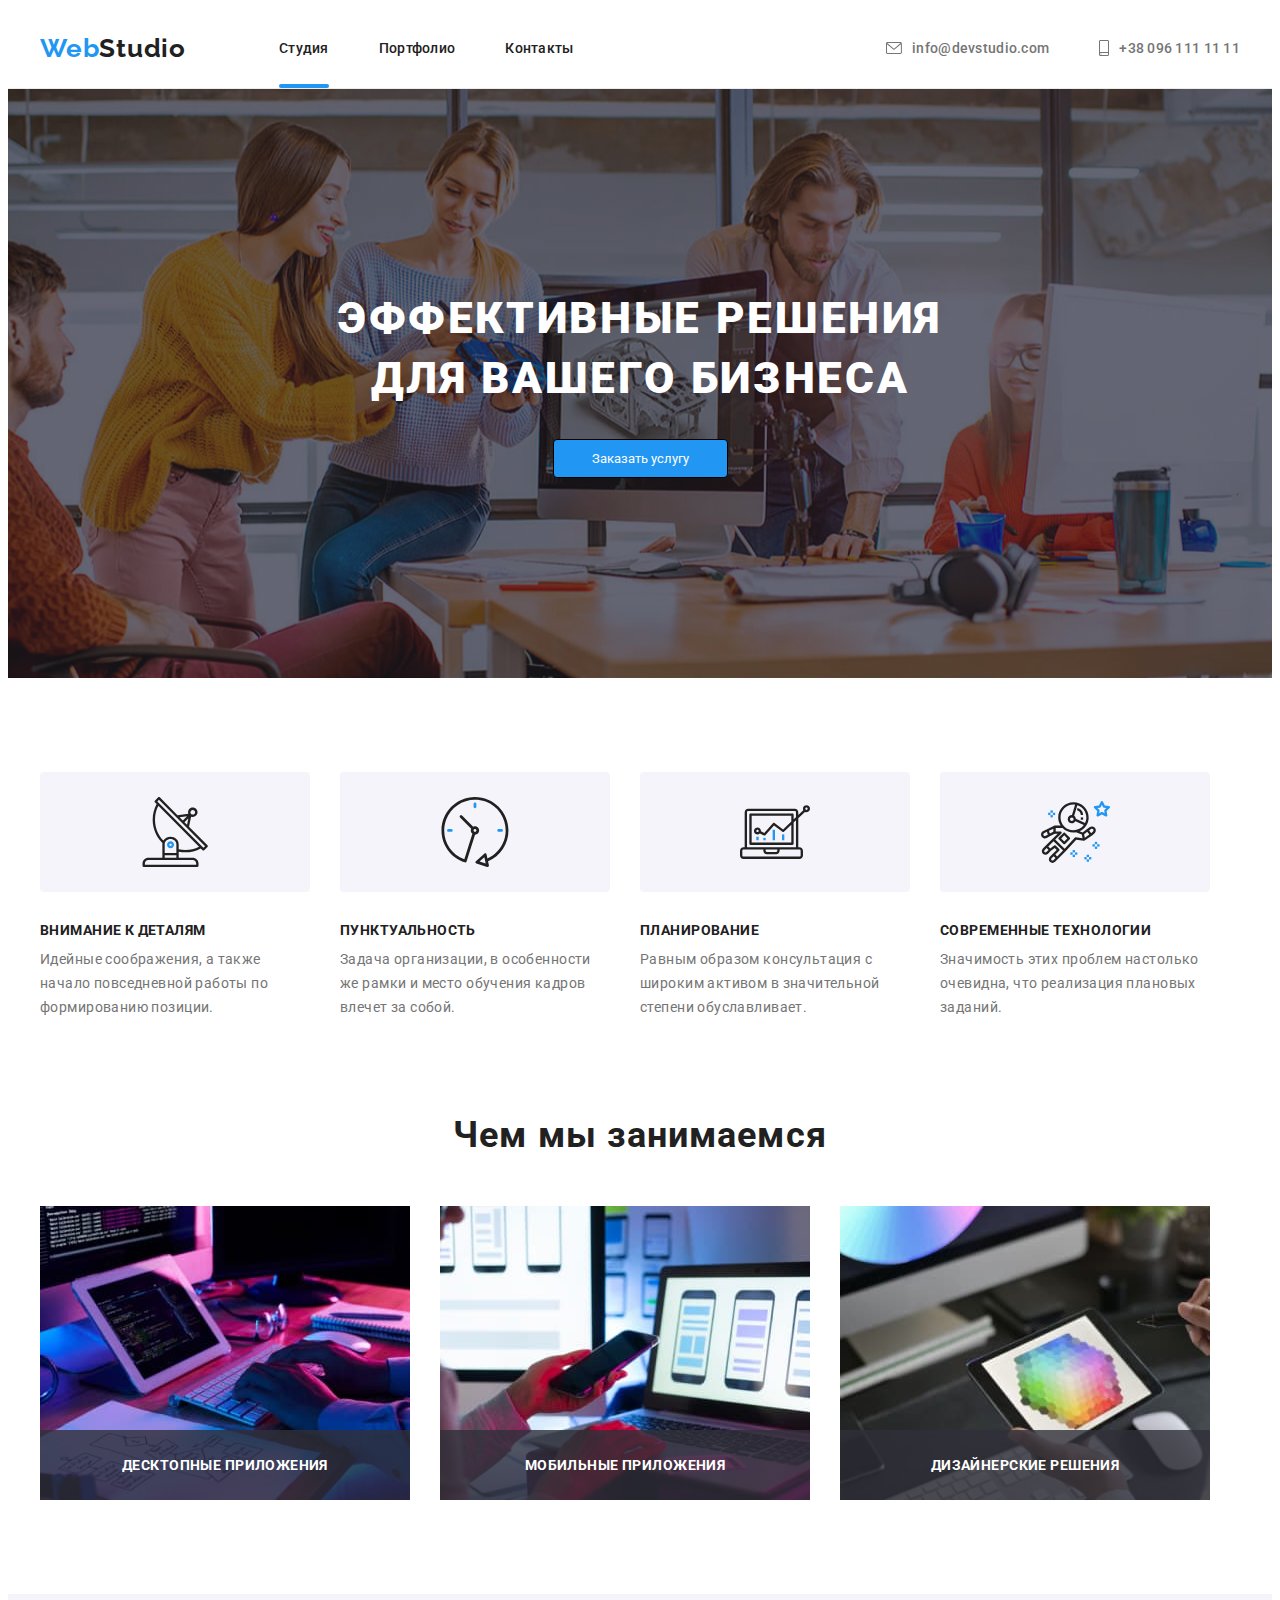
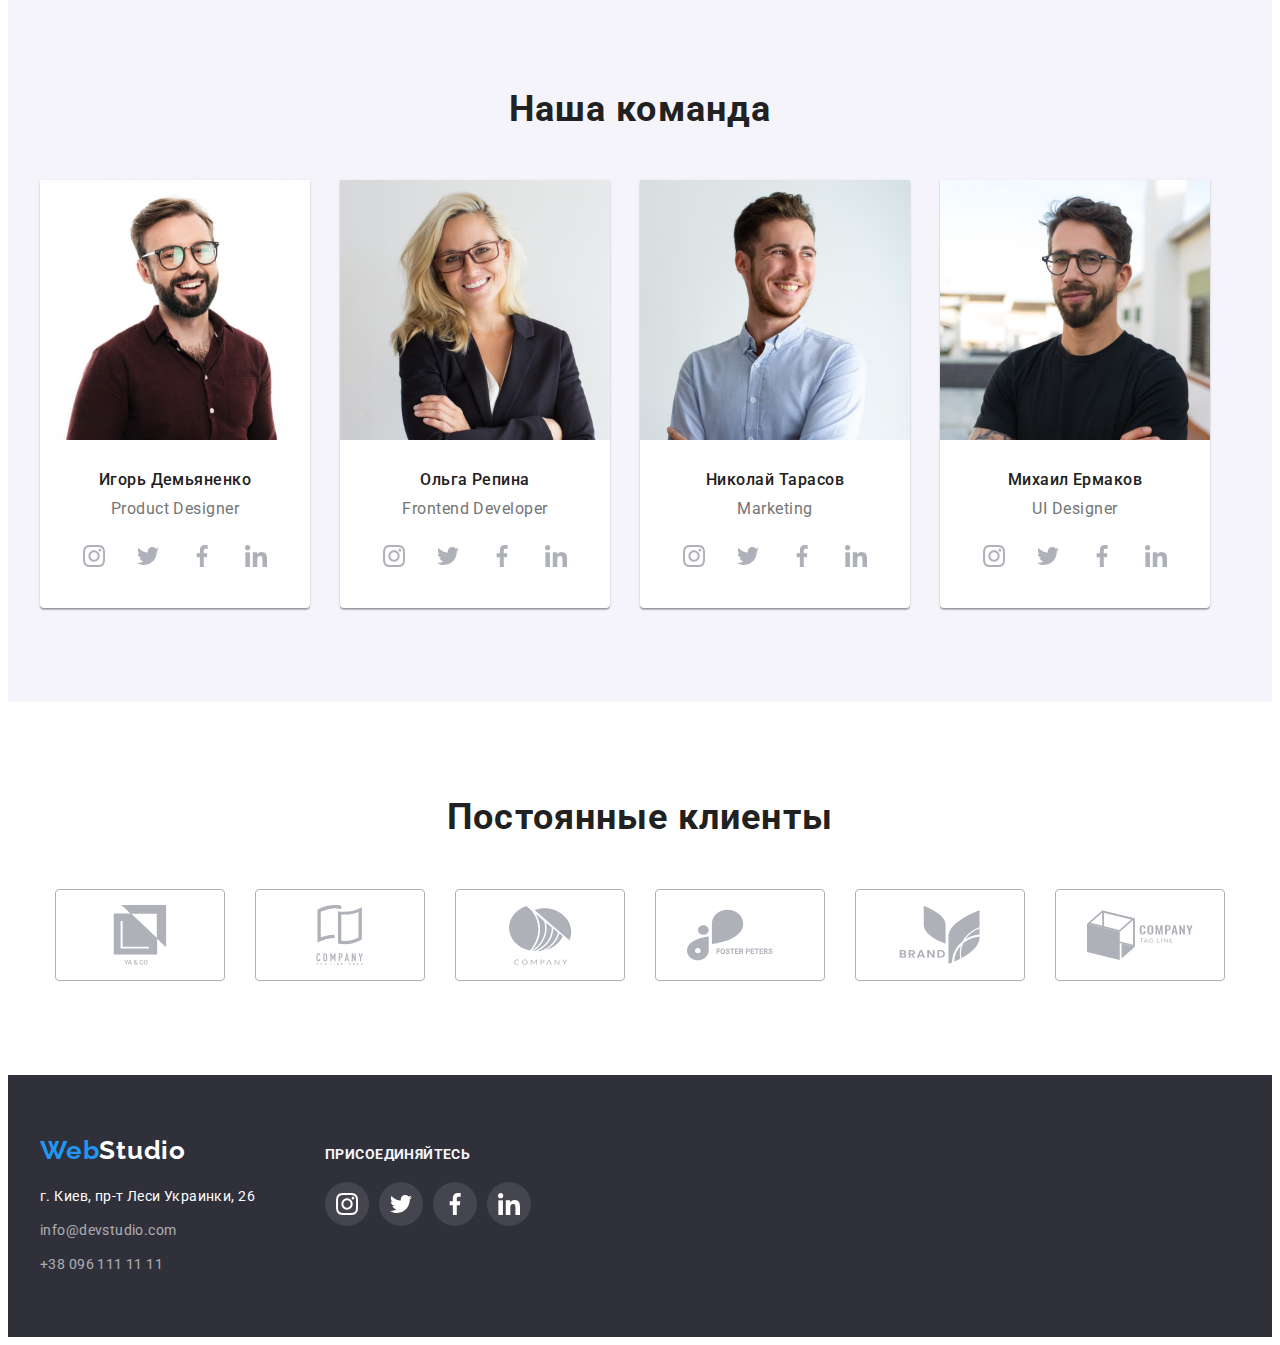
<file: index.html>
<!DOCTYPE html>
<html lang="ru">
  <head>
    <meta charset="UTF-8" />
    <meta http-equiv="X-UA-Compatible" content="IE=edge" />
    <meta name="viewport" content="width=device-width, initial-scale=1.0" />
    <link rel="preconnect" href="https://fonts.googleapis.com" />
    <link rel="preconnect" href="https://fonts.gstatic.com" crossorigin />
    <link
      href="https://fonts.googleapis.com/css2?family=Raleway:wght@700&family=Roboto:wght@400;500;700;900&display=swap"
      rel="stylesheet"
    />
    <link
      rel="stylesheet"
      href="https://cdnjs.cloudflare.com/ajax/libs/modern-normalize/1.1.0/modern-normalize.min.css"
      integrity="sha512-wpPYUAdjBVSE4KJnH1VR1HeZfpl1ub8YT/NKx4PuQ5NmX2tKuGu6U/JRp5y+Y8XG2tV+wKQpNHVUX03MfMFn9Q=="
      crossorigin="anonymous"
      referrerpolicy="no-referrer"
    />
    <link rel="stylesheet" href="./css/styles.css" />
    <title>Главная</title>
  </head>
  <body>
    <header class="page-header">
      <div class="header container">
        <a href="index.html" lang="en" class="top-logo link"
          >Web<span class="logo-span">Studio</span></a
        >
        <nav class="site-navigation">
          <ul class="navigation list">
            <li class="nav-list-item">
              <a href="index.html" class="nav-list-link link current">Студия</a>
            </li>
            <li class="nav-list-item">
              <a href="portfolio.html" class="nav-list-link link">Портфолио</a>
            </li>
            <li class="nav-list-item">
              <a href="#" class="nav-list-link link">Контакты</a>
            </li>
          </ul>
        </nav>
        <ul class="top-contacts list">
          <li class="top-contacts-item">
            <a
              href="mailto:info@devstudio.com"
              lang="en"
              class="top-mail contact link"
            >
              <svg width="16" height="12" class="contact-icon">
                <use href="./img/main-page/sprite.svg#icon-envelope"></use>
              </svg>
              info@devstudio.com</a
            >
          </li>
          <li class="top-contacts-item">
            <a href="tel:+380961111111" class="top-tel contact link">
              <svg width="10" height="16" class="contact-icon">
                <use href="./img/main-page/sprite.svg#icon-smartphone"></use>
              </svg>
              +38 096 111 11 11</a
            >
          </li>
        </ul>
      </div>
    </header>

    <main>
      <section class="order-section">
        <div class="container">
          <h1 class="order-section-title heading">
            Эффективные решения для вашего бизнеса
          </h1>
          <button type="button" class="order-btn button" data-modal-open>
            <span class="order-btn-text">Заказать услугу</span>
          </button>
        </div>
      </section>

      <section class="section">
        <div class="container">
          <h2 class="visually-hidden heading">Наши преимущества</h2>
          <ul class="advantages-list list">
            <li class="advantages-list-item">
              <div class="advantages-icon-container">
                <svg class="advantages-pic">
                  <use href="./img/main-page/sprite.svg#icon-antenna"></use>
                </svg>
              </div>
              <h3 class="advantages-item-title heading">Внимание к деталям</h3>
              <p class="advantages-item-description">
                Идейные соображения, а также начало повседневной работы по
                формированию позиции.
              </p>
            </li>
            <li class="advantages-list-item">
              <div class="advantages-icon-container">
                <svg class="advantages-pic">
                  <use href="./img/main-page/sprite.svg#icon-clock"></use>
                </svg>
              </div>
              <h3 class="advantages-item-title heading">Пунктуальность</h3>
              <p class="advantages-item-description">
                Задача организации, в особенности же рамки и место обучения
                кадров влечет за собой.
              </p>
            </li>
            <li class="advantages-list-item">
              <div class="advantages-icon-container">
                <svg class="advantages-pic">
                  <use href="./img/main-page/sprite.svg#icon-diagram"></use>
                </svg>
              </div>
              <h3 class="advantages-item-title heading">Планирование</h3>
              <p class="advantages-item-description">
                Равным образом консультация с широким активом в значительной
                степени обуславливает.
              </p>
            </li>
            <li class="advantages-list-item">
              <div class="advantages-icon-container">
                <svg class="advantages-pic">
                  <use href="./img/main-page/sprite.svg#icon-astronaut"></use>
                </svg>
              </div>
              <h3 class="advantages-item-title heading">
                Современные технологии
              </h3>
              <p class="advantages-item-description">
                Значимость этих проблем настолько очевидна, что реализация
                плановых заданий.
              </p>
            </li>
          </ul>
        </div>
      </section>

      <section class="about-section section">
        <div class="container">
          <h2 class="about-section-title heading">Чем мы занимаемся</h2>
          <ul class="about-section-list list">
            <li class="about-list-item">
              <div class="advantage-container">
                <img
                  src="./img/main-page/coding-pic.jpg"
                  alt="Программирование"
                  width="370"
                  height="294"
                  class="about-item-image"
                />
                <p class="advantage-text">Десктопные приложения</p>
              </div>
            </li>
            <li class="about-list-item">
              <div class="advantage-container">
                <img
                  src="./img/main-page/ui-pic.jpg"
                  alt="Пользовательский интерфейс"
                  width="370"
                  height="294"
                  class="about-item-image"
                />
                <p class="advantage-text">Мобильные приложения</p>
              </div>
            </li>
            <li class="about-list-item">
              <div class="advantage-container">
                <img
                  src="./img/main-page/design-pic.jpg"
                  alt="Дизайн"
                  width="370"
                  height="294"
                  class="about-item-image"
                />
                <p class="advantage-text">Дизайнерские решения</p>
              </div>
            </li>
          </ul>
        </div>
      </section>

      <section class="team-section section">
        <div class="container">
          <h2 class="team-section-title heading">Наша команда</h2>
          <ul class="team-section-list list">
            <li class="team-list-item">
              <img
                src="./img/main-page/ihor-demyanenko.jpg"
                alt="Игорь Демьяненко"
                width="270"
                height="260"
                class="team-image"
              />
              <div class="team-item-div">
                <h3 class="team-member-title heading">Игорь Демьяненко</h3>
                <p lang="en" class="team-member-position">Product Designer</p>
                <div class="team-icons-container">
                  <ul class="social-icons-list list">
                    <li>
                      <a href="#" class="social-link link">
                        <svg class="social-icon">
                          <use
                            href="./img/main-page/sprite.svg#icon-instagram"
                          ></use>
                        </svg>
                      </a>
                    </li>
                    <li>
                      <a href="#" class="social-link link">
                        <svg class="social-icon">
                          <use
                            href="./img/main-page/sprite.svg#icon-twitter"
                          ></use>
                        </svg>
                      </a>
                    </li>
                    <li>
                      <a href="#" class="social-link link"
                        ><svg class="social-icon">
                          <use
                            href="./img/main-page/sprite.svg#icon-facebook"
                          ></use>
                        </svg>
                      </a>
                    </li>
                    <li>
                      <a href="#" class="social-link link"
                        ><svg class="social-icon">
                          <use
                            href="./img/main-page/sprite.svg#icon-linkedin"
                          ></use>
                        </svg>
                      </a>
                    </li>
                  </ul>
                </div>
              </div>
            </li>
            <li class="team-list-item">
              <img
                src="./img/main-page/olga-repina.jpg"
                alt="Ольга Репина"
                width="270"
                height="260"
                class="team-image"
              />
              <div class="team-item-div">
                <h3 class="team-member-title heading">Ольга Репина</h3>
                <p lang="en" class="team-member-position">Frontend Developer</p>
                <div class="team-icons-container">
                  <ul class="social-icons-list list">
                    <li>
                      <a href="#" class="social-link link">
                        <svg class="social-icon">
                          <use
                            href="./img/main-page/sprite.svg#icon-instagram"
                          ></use>
                        </svg>
                      </a>
                    </li>
                    <li>
                      <a href="#" class="social-link link">
                        <svg class="social-icon">
                          <use
                            href="./img/main-page/sprite.svg#icon-twitter"
                          ></use>
                        </svg>
                      </a>
                    </li>
                    <li>
                      <a href="#" class="social-link link"
                        ><svg class="social-icon">
                          <use
                            href="./img/main-page/sprite.svg#icon-facebook"
                          ></use>
                        </svg>
                      </a>
                    </li>
                    <li>
                      <a href="#" class="social-link link"
                        ><svg class="social-icon">
                          <use
                            href="./img/main-page/sprite.svg#icon-linkedin"
                          ></use>
                        </svg>
                      </a>
                    </li>
                  </ul>
                </div>
              </div>
            </li>
            <li class="team-list-item">
              <img
                src="./img/main-page/nikolay-tarasov.jpg"
                alt="Николай Тарасов"
                width="270"
                height="260"
                class="team-image"
              />
              <div class="team-item-div">
                <h3 class="team-member-title heading">Николай Тарасов</h3>
                <p lang="en" class="team-member-position">Marketing</p>
                <div class="team-icons-container">
                  <ul class="social-icons-list list">
                    <li>
                      <a href="#" class="social-link link">
                        <svg class="social-icon">
                          <use
                            href="./img/main-page/sprite.svg#icon-instagram"
                          ></use>
                        </svg>
                      </a>
                    </li>
                    <li>
                      <a href="#" class="social-link link">
                        <svg class="social-icon">
                          <use
                            href="./img/main-page/sprite.svg#icon-twitter"
                          ></use>
                        </svg>
                      </a>
                    </li>
                    <li>
                      <a href="#" class="social-link link"
                        ><svg class="social-icon">
                          <use
                            href="./img/main-page/sprite.svg#icon-facebook"
                          ></use>
                        </svg>
                      </a>
                    </li>
                    <li>
                      <a href="#" class="social-link link"
                        ><svg class="social-icon">
                          <use
                            href="./img/main-page/sprite.svg#icon-linkedin"
                          ></use>
                        </svg>
                      </a>
                    </li>
                  </ul>
                </div>
              </div>
            </li>
            <li class="team-list-item">
              <img
                src="./img/main-page/mihail-ermakov.jpg"
                alt="Михаил Ермаков"
                width="270"
                height="260"
                class="team-image"
              />
              <div class="team-item-div">
                <h3 class="team-member-title heading">Михаил Ермаков</h3>
                <p lang="en" class="team-member-position">UI Designer</p>
                <div class="team-icons-container">
                  <ul class="social-icons-list list">
                    <li>
                      <a href="#" class="social-link link">
                        <svg class="social-icon">
                          <use
                            href="./img/main-page/sprite.svg#icon-instagram"
                          ></use>
                        </svg>
                      </a>
                    </li>
                    <li>
                      <a href="#" class="social-link link">
                        <svg class="social-icon">
                          <use
                            href="./img/main-page/sprite.svg#icon-twitter"
                          ></use>
                        </svg>
                      </a>
                    </li>
                    <li>
                      <a href="#" class="social-link link"
                        ><svg class="social-icon">
                          <use
                            href="./img/main-page/sprite.svg#icon-facebook"
                          ></use>
                        </svg>
                      </a>
                    </li>
                    <li>
                      <a href="#" class="social-link link"
                        ><svg class="social-icon">
                          <use
                            href="./img/main-page/sprite.svg#icon-linkedin"
                          ></use>
                        </svg>
                      </a>
                    </li>
                  </ul>
                </div>
              </div>
            </li>
          </ul>
        </div>
      </section>

      <section class="section">
        <div class="container">
          <h2 class="client-section-title heading">Постоянные клиенты</h2>
          <ul class="clients-list list">
            <li>
              <a href="#" class="client-icon-container link">
                <svg class="client-logo link">
                  <use
                    href="./img/main-page/sprite.svg#icon-customer-logo-1"
                  ></use>
                </svg>
              </a>
            </li>
            <li>
              <a href="#" class="client-icon-container link">
                <svg class="client-logo link">
                  <use
                    href="./img/main-page/sprite.svg#icon-customer-logo-2"
                  ></use>
                </svg>
              </a>
            </li>
            <li>
              <a href="#" class="client-icon-container link">
                <svg class="client-logo link">
                  <use
                    href="./img/main-page/sprite.svg#icon-customer-logo-3"
                  ></use>
                </svg>
              </a>
            </li>
            <li>
              <a href="#" class="client-icon-container link">
                <svg class="client-logo link">
                  <use
                    href="./img/main-page/sprite.svg#icon-customer-logo-4"
                  ></use>
                </svg>
              </a>
            </li>
            <li>
              <a href="#" class="client-icon-container link">
                <svg class="client-logo link">
                  <use
                    href="./img/main-page/sprite.svg#icon-customer-logo-5"
                  ></use>
                </svg>
              </a>
            </li>
            <li>
              <a href="#" class="client-icon-container link">
                <svg class="client-logo">
                  <use
                    href="./img/main-page/sprite.svg#icon-customer-logo-6"
                  ></use>
                </svg>
              </a>
            </li>
          </ul>
        </div>
      </section>
    </main>

    <footer class="footer">
      <div class="footer-container container">
        <div class="address">
          <a href="index.html" lang="en" class="bottom-logo link"
            >Web<span class="logo-span">Studio</span>
          </a>
          <address class="address">
            <ul class="bottom-contacts-list list">
              <li>
                <a
                  href="https://goo.gl/maps/tpaRSA4jknoYASsn6"
                  target="_blank"
                  rel="noopener noreferrer"
                  class="office-address link"
                  >г. Киев, пр-т Леси Украинки, 26</a
                >
              </li>
              <li class="bottom-contacts-item">
                <a
                  href="mailto:info@devstudio.com"
                  class="bottom-mail contact link"
                  >info@devstudio.com</a
                >
              </li>
              <li class="bottom-contacts-item">
                <a href="tel:+380961111111" class="bottom-tel contact link"
                  >+38 096 111 11 11</a
                >
              </li>
            </ul>
          </address>
        </div>
        <div class="footer-container-icon">
          <p class="join">Присоединяйтесь</p>
          <ul class="social-icons-list list">
            <li>
              <a href="#" class="footer-link-icon link">
                <svg class="social-icon footer-icon">
                  <use href="./img/main-page/sprite.svg#icon-instagram"></use>
                </svg>
              </a>
            </li>
            <li>
              <a href="#" class="footer-link-icon link">
                <svg class="social-icon footer-icon">
                  <use href="./img/main-page/sprite.svg#icon-twitter"></use>
                </svg>
              </a>
            </li>
            <li>
              <a href="#" class="footer-link-icon link"
                ><svg class="social-icon footer-icon">
                  <use href="./img/main-page/sprite.svg#icon-facebook"></use>
                </svg>
              </a>
            </li>
            <li>
              <a href="#" class="footer-link-icon link"
                ><svg class="social-icon footer-icon">
                  <use href="./img/main-page/sprite.svg#icon-linkedin"></use>
                </svg>
              </a>
            </li>
          </ul>
        </div>
      </div>
    </footer>
    <div class="backdrop is-hidden" data-modal>
      <div class="modal">
        <button class="modal-close-btn" type="button" data-modal-close>
          <svg class="icon-close-btn">
            <use href="./img/main-page/sprite.svg#icon-close"></use>
          </svg>
        </button>
      </div>
    </div>
    <script src="./js/modal.js"></script>
  </body>
</html>
</file>
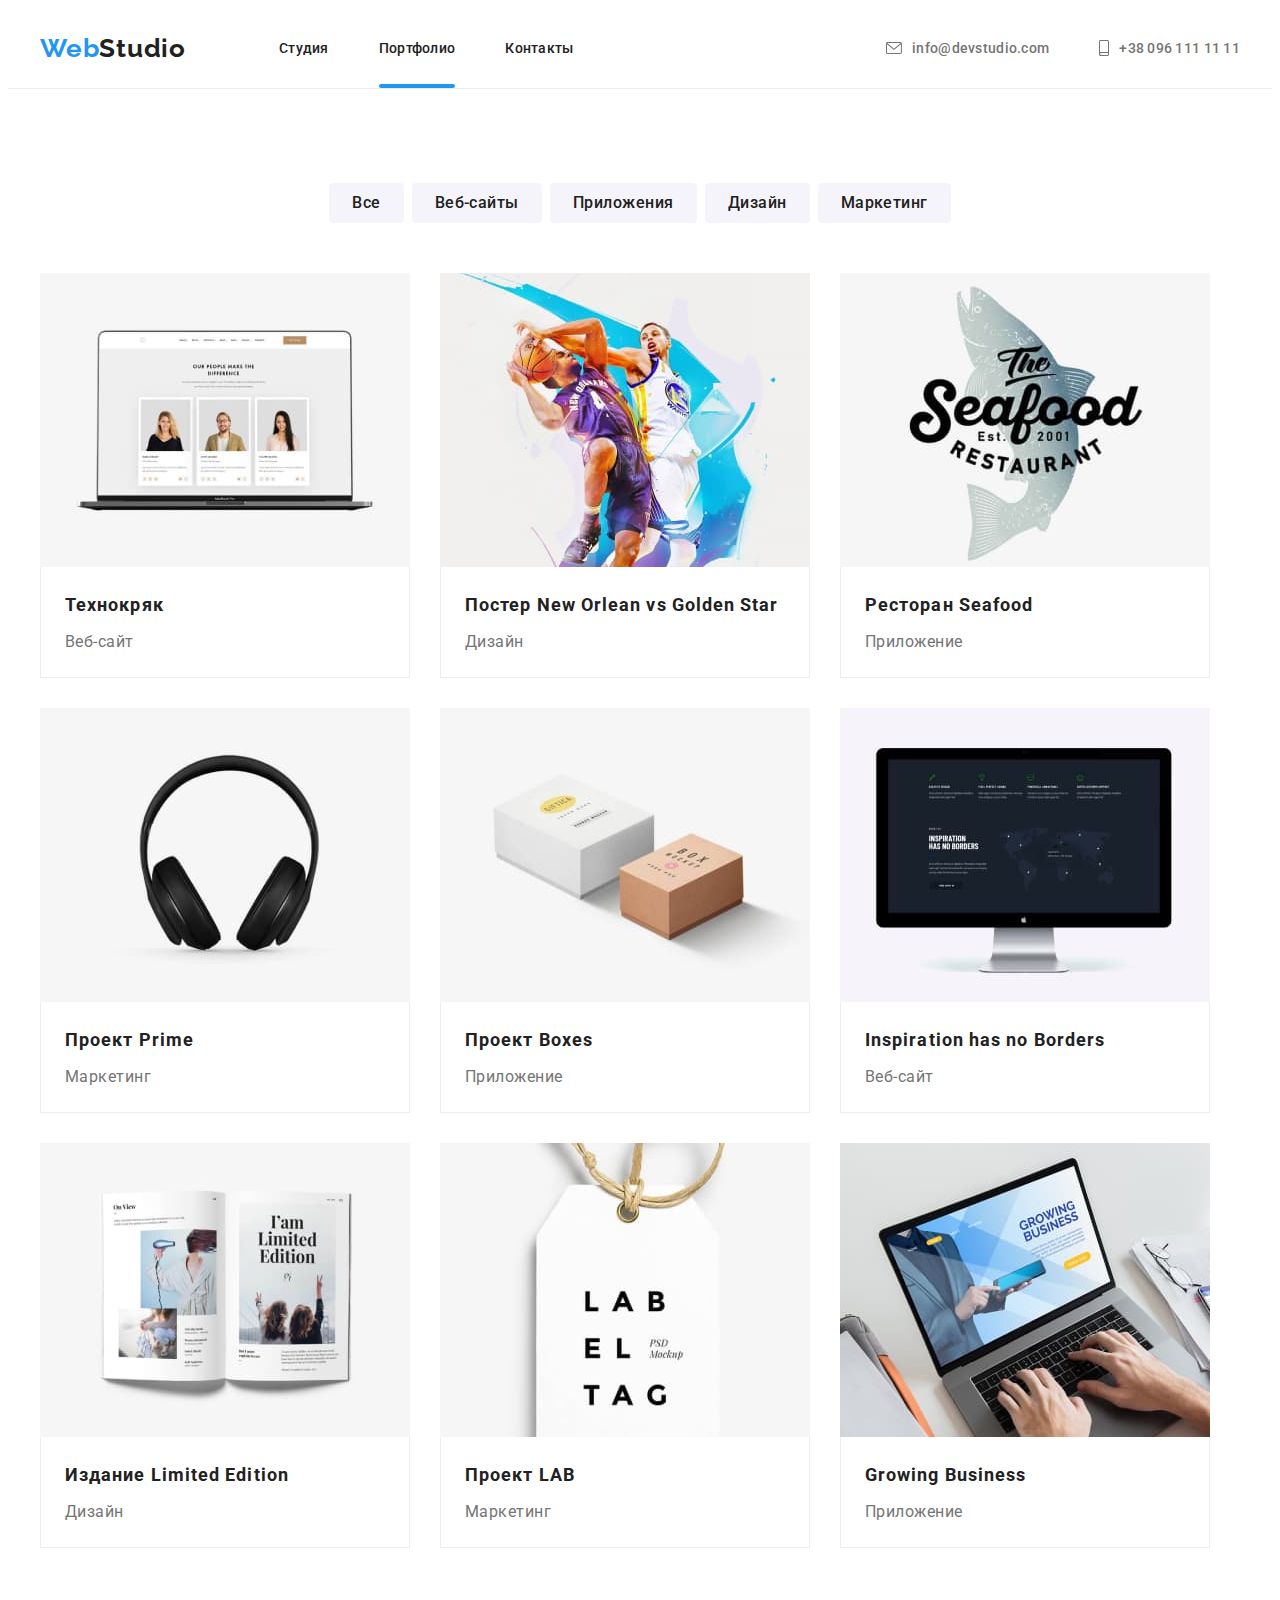
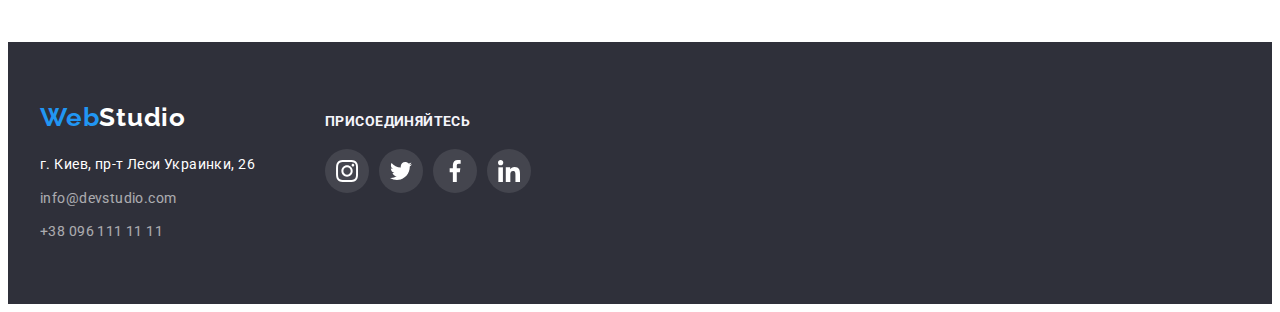
<file: portfolio.html>
<!DOCTYPE html>
<html lang="ru">
  <head>
    <meta charset="UTF-8" />
    <meta http-equiv="X-UA-Compatible" content="IE=edge" />
    <meta name="viewport" content="width=device-width, initial-scale=1.0" />
    <link rel="preconnect" href="https://fonts.googleapis.com" />
    <link rel="preconnect" href="https://fonts.gstatic.com" crossorigin />
    <link
      href="https://fonts.googleapis.com/css2?family=Raleway:wght@700&family=Roboto:wght@400;500;700;900&display=swap"
      rel="stylesheet"
    />
    <link
      rel="stylesheet"
      href="https://cdnjs.cloudflare.com/ajax/libs/modern-normalize/1.1.0/modern-normalize.min.css"
      integrity="sha512-wpPYUAdjBVSE4KJnH1VR1HeZfpl1ub8YT/NKx4PuQ5NmX2tKuGu6U/JRp5y+Y8XG2tV+wKQpNHVUX03MfMFn9Q=="
      crossorigin="anonymous"
      referrerpolicy="no-referrer"
    />
    <link rel="stylesheet" href="./css/styles.css" />
    <title>Порфтолио</title>
  </head>
  <body>
    <header class="page-header portfolio-header">
      <div class="header container">
        <a href="index.html" lang="en" class="top-logo link"
          >Web<span class="logo-span">Studio</span></a
        >
        <nav class="site-navigation">
          <ul class="navigation list">
            <li class="nav-list-item">
              <a href="index.html" class="nav-list-link link">Студия</a>
            </li>
            <li class="nav-list-item">
              <a href="portfolio.html" class="nav-list-link link current"
                >Портфолио</a
              >
            </li>
            <li class="nav-list-item">
              <a href="#" class="nav-list-link link">Контакты</a>
            </li>
          </ul>
        </nav>
        <ul class="top-contacts list">
          <li class="top-contacts-item">
            <a
              href="mailto:info@devstudio.com"
              lang="en"
              class="top-mail contact link"
            >
              <svg width="16" height="12" class="contact-icon">
                <use href="./img/main-page/sprite.svg#icon-envelope"></use>
              </svg>
              info@devstudio.com</a
            >
          </li>
          <li class="top-contacts-item">
            <a href="tel:+380961111111" class="top-tel contact link">
              <svg width="10" height="16" class="contact-icon">
                <use href="./img/main-page/sprite.svg#icon-smartphone"></use>
              </svg>
              +38 096 111 11 11</a
            >
          </li>
        </ul>
      </div>
    </header>
    <main>
      <section class="section">
        <div class="container">
          <div class="filter-div">
            <h1 class="filter-title heading">Портфолио</h1>
            <ul class="filter-list list">
              <li class="filter-list-item">
                <button type="button" class="filter-button button">Все</button>
              </li>
              <li class="filter-list-item">
                <button type="button" class="filter-button button">
                  Веб-сайты
                </button>
              </li>
              <li class="filter-list-item">
                <button type="button" class="filter-button button">
                  Приложения
                </button>
              </li>
              <li class="filter-list-item">
                <button type="button" class="filter-button button">
                  Дизайн
                </button>
              </li>
              <li class="filter-list-item">
                <button type="button" class="filter-button button">
                  Маркетинг
                </button>
              </li>
            </ul>
          </div>
          <div class="credentials-div">
            <ul class="credentials-list list">
              <li class="credentials-list-item">
                <a href="#" class="credential-link link">
                  <div class="credential-pop">
                    <img
                      class="credential-image"
                      src="./img/portfolio-page/technocrack.jpg"
                      alt="Технокряк"
                      width="370"
                      height="294"
                    />
                    <p class="pop-text">
                      Ресурс предлагает комплексные предложения с разным уровнем
                      функционала и сервисов. Все это позволит посетителю
                      получить исчерпывающие сведения о компании или частном
                      лице.
                    </p>
                  </div>
                  <div class="credential-item-text">
                    <h2 class="credential-item-title heading">Технокряк</h2>
                    <p class="credential-item-description">Веб-сайт</p>
                  </div>
                </a>
              </li>
              <li class="credentials-list-item">
                <a href="#" class="credential-link link">
                  <div class="credential-pop">
                    <img
                      class="credential-image"
                      src="./img/portfolio-page/basketball.jpg"
                      alt="Постер New Orlean vs Golden Star"
                      width="370"
                      height="294"
                    />
                    <p class="pop-text">
                      Ресурс предлагает комплексные предложения с разным уровнем
                      функционала и сервисов. Все это позволит посетителю
                      получить исчерпывающие сведения о компании или частном
                      лице.
                    </p>
                  </div>
                  <div class="credential-item-text">
                    <h2 class="credential-item-title heading">
                      Постер New Orlean vs Golden Star
                    </h2>
                    <p class="credential-item-description">Дизайн</p>
                  </div>
                </a>
              </li>
              <li class="credentials-list-item">
                <a href="#" class="credential-link link">
                  <div class="credential-pop">
                    <img
                      class="credential-image"
                      src="./img/portfolio-page/seafood-restaurant.jpg"
                      alt="Ресторан Seafood"
                      width="370"
                      height="294"
                    />
                    <p class="pop-text">
                      Ресурс предлагает комплексные предложения с разным уровнем
                      функционала и сервисов. Все это позволит посетителю
                      получить исчерпывающие сведения о компании или частном
                      лице.
                    </p>
                  </div>
                  <div class="credential-item-text">
                    <h2 class="credential-item-title heading">
                      Ресторан Seafood
                    </h2>
                    <p class="credential-item-description">Приложение</p>
                  </div>
                </a>
              </li>
              <li class="credentials-list-item">
                <a href="#" class="credential-link link">
                  <div class="credential-pop">
                    <img
                      class="credential-image"
                      src="./img/portfolio-page/prime.jpg"
                      alt="Проект Prime"
                      width="370"
                      height="294"
                    />
                    <p class="pop-text">
                      Ресурс предлагает комплексные предложения с разным уровнем
                      функционала и сервисов. Все это позволит посетителю
                      получить исчерпывающие сведения о компании или частном
                      лице.
                    </p>
                  </div>
                  <div class="credential-item-text">
                    <h2 class="credential-item-title heading">Проект Prime</h2>
                    <p class="credential-item-description">Маркетинг</p>
                  </div>
                </a>
              </li>
              <li class="credentials-list-item">
                <a href="#" class="credential-link link">
                  <div class="credential-pop">
                    <img
                      class="credential-image"
                      src="./img/portfolio-page/boxes.jpg"
                      alt="Проект Boxes"
                      width="370"
                      height="294"
                    />
                    <p class="pop-text">
                      Ресурс предлагает комплексные предложения с разным уровнем
                      функционала и сервисов. Все это позволит посетителю
                      получить исчерпывающие сведения о компании или частном
                      лице.
                    </p>
                  </div>
                  <div class="credential-item-text">
                    <h2 class="credential-item-title heading">Проект Boxes</h2>
                    <p class="credential-item-description">Приложение</p>
                  </div>
                </a>
              </li>
              <li class="credentials-list-item">
                <a href="#" class="credential-link link">
                  <div class="credential-pop">
                    <img
                      class="credential-image"
                      src="./img/portfolio-page/inspiration-site.jpg"
                      alt="Веб-сайт Inspiration has no Borders"
                      width="370"
                      height="294"
                    />
                    <p class="pop-text">
                      Ресурс предлагает комплексные предложения с разным уровнем
                      функционала и сервисов. Все это позволит посетителю
                      получить исчерпывающие сведения о компании или частном
                      лице.
                    </p>
                  </div>
                  <div class="credential-item-text">
                    <h2 class="credential-item-title heading">
                      Inspiration has no Borders
                    </h2>
                    <p class="credential-item-description">Веб-сайт</p>
                  </div>
                </a>
              </li>
              <li class="credentials-list-item">
                <a href="#" class="credential-link link">
                  <div class="credential-pop">
                    <img
                      class="credential-image"
                      src="./img/portfolio-page/limited-edition.jpg"
                      alt="Издание Limited Edition"
                      width="370"
                      height="294"
                    />
                    <p class="pop-text">
                      Ресурс предлагает комплексные предложения с разным уровнем
                      функционала и сервисов. Все это позволит посетителю
                      получить исчерпывающие сведения о компании или частном
                      лице.
                    </p>
                  </div>
                  <div class="credential-item-text">
                    <h2 class="credential-item-title heading">
                      Издание Limited Edition
                    </h2>
                    <p class="credential-item-description">Дизайн</p>
                  </div>
                </a>
              </li>
              <li class="credentials-list-item">
                <a href="#" class="credential-link link">
                  <div class="credential-pop">
                    <img
                      class="credential-image"
                      src="./img/portfolio-page/lab.jpg"
                      alt="Проект LAB"
                      width="370"
                      height="294"
                    />
                    <p class="pop-text">
                      Ресурс предлагает комплексные предложения с разным уровнем
                      функционала и сервисов. Все это позволит посетителю
                      получить исчерпывающие сведения о компании или частном
                      лице.
                    </p>
                  </div>
                  <div class="credential-item-text">
                    <h2 class="credential-item-title heading">Проект LAB</h2>
                    <p class="credential-item-description">Маркетинг</p>
                  </div>
                </a>
              </li>
              <li class="credentials-list-item">
                <a href="#" class="credential-link link">
                  <div class="credential-pop">
                    <img
                      class="credential-image"
                      src="./img/portfolio-page/growing-business.jpg"
                      alt="Growing Business"
                      width="370"
                      height="294"
                    />
                    <p class="pop-text">
                      Ресурс предлагает комплексные предложения с разным уровнем
                      функционала и сервисов. Все это позволит посетителю
                      получить исчерпывающие сведения о компании или частном
                      лице.
                    </p>
                  </div>
                  <div class="credential-item-text">
                    <h2 class="credential-item-title heading">
                      Growing Business
                    </h2>
                    <p class="credential-item-description">Приложение</p>
                  </div>
                </a>
              </li>
            </ul>
          </div>
        </div>
      </section>
    </main>
    <footer class="footer">
      <div class="footer-container container">
        <div class="address">
          <a href="index.html" lang="en" class="bottom-logo link"
            >Web<span class="logo-span">Studio</span>
          </a>
          <address class="address">
            <ul class="bottom-contacts-list list">
              <li>
                <a
                  href="https://goo.gl/maps/tpaRSA4jknoYASsn6"
                  target="_blank"
                  rel="noopener noreferrer"
                  class="office-address link"
                  >г. Киев, пр-т Леси Украинки, 26</a
                >
              </li>
              <li class="bottom-contacts-item">
                <a
                  href="mailto:info@devstudio.com"
                  class="bottom-mail contact link"
                  >info@devstudio.com</a
                >
              </li>
              <li class="bottom-contacts-item">
                <a href="tel:+380961111111" class="bottom-tel contact link"
                  >+38 096 111 11 11</a
                >
              </li>
            </ul>
          </address>
        </div>
        <div class="footer-container-icon">
          <p class="join">Присоединяйтесь</p>
          <ul class="social-icons-list list">
            <li>
              <a href="#" class="footer-link-icon">
                <svg class="social-icon footer-icon">
                  <use href="./img/main-page/sprite.svg#icon-instagram"></use>
                </svg>
              </a>
            </li>
            <li>
              <a href="#" class="footer-link-icon">
                <svg class="social-icon footer-icon">
                  <use href="./img/main-page/sprite.svg#icon-twitter"></use>
                </svg>
              </a>
            </li>
            <li>
              <a href="#" class="footer-link-icon"
                ><svg class="social-icon footer-icon">
                  <use href="./img/main-page/sprite.svg#icon-facebook"></use>
                </svg>
              </a>
            </li>
            <li>
              <a href="#" class="footer-link-icon"
                ><svg class="social-icon footer-icon">
                  <use href="./img/main-page/sprite.svg#icon-linkedin"></use>
                </svg>
              </a>
            </li>
          </ul>
        </div>
      </div>
    </footer>
  </body>
</html>
</file>
<file: css/styles.css>
:root {
  --main-color: #212121;
  --highlight-color: #2196f3;
  --aux-text-color: #757575;
  --background-color: #2f303a;
  --hero-footer-text-color: #fff;
  --filter-button-background-color: #f5f4fa;
  --order-button-hover-focus: #188ce8;
  --advantages-icon-background-color: #f5f4fa;
  --icon-client-social: #afb1b8;
}

body {
  font-family: "Roboto", sans-serif;
  color: var(--main-color);
}

img {
  display: block;
  max-width: 100%;
  height: auto;
}

.visually-hidden {
  position: absolute;
  width: 1px;
  height: 1px;
  margin: -1px;
  padding: 0;
  overflow: hidden;
  border: 0;
  clip: rect(0 0 0 0);
}

/* reset */
.link {
  text-decoration: none;
  color: inherit;
  transition: color 250ms cubic-bezier(0.4, 0, 0.2, 1);
}

.button {
  transition-property: background-color;
  transition-timing-function: cubic-bezier(0.4, 0, 0.2, 1);
  transition-duration: 250ms;
}

.list {
  list-style: none;
  padding: 0;
}

.heading {
  margin: 0;
}

ul {
  margin: 0;
}

.section {
  padding: 94px 0;
}

/* container */

.container {
  padding: 0 15px;
  width: 1200px;
  margin-left: auto;
  margin-right: auto;
}
/* logos */
.top-logo,
.bottom-logo {
  font-family: Raleway;
  font-weight: 700;
  font-size: 26px;
  line-height: 1.19;
  letter-spacing: 0.03em;
  color: var(--highlight-color);
}

.top-logo {
  margin-right: 93px;
}

/* contacts-hover-focus-active */
.contact:hover,
.contact:focus,
.contact:active {
  color: var(--highlight-color);
  opacity: 1;
}

/* header */

.page-header {
  display: flex;
  align-items: center;
  border-bottom: 1px solid #ececec;
  height: 80px;
}
.top-logo {
  display: inline-block;
  padding: 0;
}

.header,
.navigation,
.top-contacts {
  display: flex;
  justify-content: flex-start;
  align-items: center;
}

.nav-list-link {
  position: relative;
  box-sizing: content-box;
  display: flex;
  flex-direction: column;
  padding: 32px 0;
  height: 100%;
}

.nav-list-link.current::after {
  position: absolute;
  bottom: 0;
  content: "";
  width: 100%;
  height: 4px;
  background-color: var(--highlight-color);
  border-radius: 2px;
}

.nav-list-link,
.top-mail,
.top-tel {
  font-weight: 500;
  font-size: 14px;
  line-height: 1.19;
  letter-spacing: 0.02em;
}

.top-contacts {
  margin-left: auto;
}

.navigation,
.top-contacts {
  column-gap: 50px;
}

.top-tel,
.top-mail {
  color: var(--aux-text-color);
  display: flex;
  align-items: center;
}

.nav-list-link:hover,
.nav-list-link:focus,
.nav-list-link:active {
  color: var(--highlight-color);
}

.header .logo-span {
  color: var(--main-color);
}

.contact:hover .contact-icon,
.contact:active .contact-icon,
.contact:focus .contact-icon,
.contact:hover,
.contact:active,
.contact:focus {
  color: var(--highlight-color);
  fill: var(--highlight-color);
}

.contact-icon {
  margin-right: 10px;
  fill: var(--aux-text-color);
  transition: fill 250ms cubic-bezier(0.4, 0, 0.2, 1);
}

/* order section */

.order-section {
  background-image: linear-gradient(
      rgba(47, 48, 58, 0.4),
      rgba(47, 48, 58, 0.4)
    ),
    url(../img/main-page/hero-image.jpg);
  background-repeat: no-repeat;
  background-position: center;
  background-size: 1600px;
  padding-bottom: 200px;
  padding-top: 200px;
}

.order-section-title {
  font-weight: 900;
  font-size: 44px;
  line-height: 1.36;
  letter-spacing: 0.06em;
  text-transform: uppercase;
  text-align: center;
  color: var(--hero-footer-text-color);
  margin-bottom: 30px;
  margin-left: auto;
  margin-right: auto;
  width: 696px;
}

.order-btn {
  display: block;
  font-family: inherit;
  text-align: center;
  background-color: var(--highlight-color);
  color: var(--hero-footer-text-color);
  cursor: pointer;
  border-radius: 4px;
  border: 1px solid #000;
  margin-left: auto;
  margin-right: auto;
}

.order-btn-text {
  display: inline-block;
  padding: 10px 32px;
}

.order-btn:hover,
.order-btn:focus,
.order-btn:active {
  background-color: var(--order-button-hover-focus);
  border-radius: 4px;
  border: 1px solid var(--highlight-color);
}

/* advantages section */

.advantages-icon-container {
  display: flex;
  align-items: center;
  justify-content: center;
  background-color: var(--filter-button-background-color);
  margin-bottom: 30px;
  border-radius: 4px;
  height: 120px;
}

.advantage-container {
  position: relative;
}

.advantage-text {
  display: flex;
  position: absolute;
  bottom: 0;

  width: 100%;
  height: 70px;
  margin: 0;
  align-items: center;
  justify-content: center;

  background-color: rgba(47, 48, 58, 0.8);
  font-weight: 700;
  font-size: 14px;
  line-height: 16px;
  letter-spacing: 0.03em;
  text-transform: uppercase;
  color: var(--hero-footer-text-color);
}

.advantages-pic {
  width: 70px;
  height: 70px;
}

.advantages-list {
  display: flex;
  column-gap: 30px;
}

.advantages-list-item {
  width: 270px;
}

.advantages-icon {
  background-color: var(--advantages-icon-background-color);
  border: 4px var(--advantages-icon-background-color);
}

.advantages-item-title {
  font-size: 14px;
  line-height: 1.19;
  letter-spacing: 0.03em;
  text-transform: uppercase;
  margin-bottom: 10px;
}

.advantages-item-description {
  font-size: 14px;
  line-height: 1.71;
  letter-spacing: 0.03em;
  color: var(--aux-text-color);
  margin: 0;
}

/* about section */

.about-section-title,
.team-section-title,
.client-section-title {
  font-size: 36px;
  line-height: 1.17;
  letter-spacing: 0.03em;
  text-align: center;
  color: var(--main-color);
  margin-bottom: 50px;
}

.about-section-list {
  display: flex;
  column-gap: 30px;
}

.about-section {
  padding-top: 0;
}

/* team section */
.team-section {
  background-color: var(--filter-button-background-color);
}

.team-section-list {
  display: flex;
  column-gap: 30px;
}

.team-list-item {
  background-color: var(--hero-footer-text-color);
  box-shadow: 0px 1px 3px rgba(0, 0, 0, 0.12), 0px 1px 1px rgba(0, 0, 0, 0.14),
    0px 2px 1px rgba(0, 0, 0, 0.2);
  border-radius: 0px 0px 4px 4px;
}

.team-member-title {
  font-weight: 500;
  font-size: 16px;
  line-height: 1.19;
  text-align: center;
  letter-spacing: 0.03em;
  margin-bottom: 10px;
}

.team-member-position {
  font-size: 16px;
  line-height: 1.19;
  text-align: center;
  letter-spacing: 0.03em;
  color: var(--aux-text-color);
  margin: 0 0 16px 0;
}

.team-item-div {
  padding: 30px 0;
}

.social-icons-list {
  display: flex;
  flex-direction: row;
  justify-content: center;
  height: 44px;
  column-gap: 10px;
}

.social-link {
  display: flex;
  border-radius: 50%;
  width: 44px;
  height: 44px;
  justify-content: center;
  align-items: center;
  background-color: transparent;
  transition-property: background-color;
  transition-timing-function: cubic-bezier(0.4, 0, 0.2, 1);
  transition-duration: 250ms;
}

.social-icon {
  width: 22px;
  height: 22px;
  fill: var(--icon-client-social);
  transition-property: fill;
  transition-timing-function: cubic-bezier(0.4, 0, 0.2, 1);
  transition-duration: 250ms;
}

.social-link:hover .social-icon,
.social-link:focus .social-icon,
.social-link:active .social-icon {
  fill: var(--advantages-icon-background-color);
}

.social-link:hover,
.social-link:focus,
.social-link:active {
  background-color: #188ce8;
}

/* clients section */

.client-section-title {
  margin-bottom: 50px;
}

.clients-list {
  display: flex;
  flex-direction: row;
  justify-content: center;
  column-gap: 30px;
}

.client-icon-container {
  display: flex;
  align-items: center;
  justify-content: center;
  width: 170px;
  height: 92px;
  border: 1px solid var(--icon-client-social);
  box-sizing: border-box;
  border-radius: 4px;
  transition: border-color 250ms cubic-bezier(0.4, 0, 0.2, 1);
}

.client-logo {
  width: 106px;
  height: 60px;
  fill: var(--icon-client-social);
  transition: fill 250ms cubic-bezier(0.4, 0, 0.2, 1);
}

.client-icon-container:hover .client-logo,
.client-icon-container:active .client-logo,
.client-icon-container:focus .client-logo,
.client-icon-container:hover,
.client-icon-container:focus,
.client-icon-container:active {
  border-color: var(--highlight-color);
  fill: var(--highlight-color);
}
/* footer */
.footer {
  background-color: var(--background-color);
  padding-top: 60px;
  padding-bottom: 60px;
}

.footer-container {
  display: flex;
  align-items: baseline;
}

.footer-container-icon {
  margin-left: 70px;
}

.footer .logo-span {
  color: var(--hero-footer-text-color);
}

.bottom-logo {
  display: inline-block;
  margin-bottom: 20px;
}

.office-address {
  display: inline-block;
  font-style: normal;
  font-size: 14px;
  line-height: 1.71;
  letter-spacing: 0.03em;
  color: var(--hero-footer-text-color);
  margin-bottom: 10px;
}

.bottom-contacts-item {
  margin-bottom: 10px;
}

.bottom-contacts-item:last-child {
  margin-bottom: 0;
}

.bottom-mail,
.bottom-tel {
  font-style: normal;
  font-size: 14px;
  line-height: 1.71;
  letter-spacing: 0.03em;
  color: var(--hero-footer-text-color);
  opacity: 0.6;
  transition: color 250ms cubic-bezier(0.4, 0, 0.2, 1);
}

.bottom-mail:hover,
.bottom-tel:hover {
  color: var(--highlight-color);
  opacity: 0.6;
}

.join {
  color: var(--advantages-icon-background-color);
  font-size: 14px;
  font-style: normal;
  font-weight: 700;
  line-height: 16px;
  letter-spacing: 0.03em;
  text-transform: uppercase;
  margin-top: 0;
  margin-bottom: 20px;
}

.footer-link-icon {
  display: flex;
  border-radius: 50%;
  width: 44px;
  height: 44px;
  justify-content: center;
  align-items: center;
  background-color: rgba(255, 255, 255, 0.1);
  transition: background-color 250ms cubic-bezier(0.4, 0, 0.2, 1);
}

.footer-link-icon:hover,
.footer-link-icon:focus,
.footer-link-icon:active {
  background-color: #188ce8;
}

.footer-icon {
  fill: #fff;
}

/* portfolio page */
/* portfolio header - same */

/* main-section */
/* filter */

.filter-div {
  margin-bottom: 50px;
}

.filter-list {
  display: flex;
  justify-content: center;
  column-gap: 8px;
}

.filter-title {
  display: none;
}
.filter-button {
  font-weight: 500;
  font-size: 16px;
  line-height: 1.62;
  text-align: center;
  letter-spacing: 0.03em;
  cursor: pointer;
  font-family: inherit;
  color: var(--main-color);
  background-color: var(--filter-button-background-color);
  display: inline-block;
  padding: 6px 22px;
  border: 1px solid var(--filter-button-background-color);
  border-radius: 4px;
  transition: background-color 250ms cubic-bezier(0.4, 0, 0.2, 1),
    color 250ms cubic-bezier(0.4, 0, 0.2, 1),
    box-shadow 250ms cubic-bezier(0.4, 0, 0.2, 1),
    border-color 250ms cubic-bezier(0.4, 0, 0.2, 1);
}

.filter-button:active,
.filter-button:hover,
.filter-button:focus {
  background-color: var(--highlight-color);
  color: var(--hero-footer-text-color);
  border: 1px solid var(--highlight-color);
  box-shadow: 0px 3px 1px rgba(0, 0, 0, 0.1), 0px 1px 2px rgba(0, 0, 0, 0.08),
    0px 2px 2px rgba(0, 0, 0, 0.12);
}

/* credentials */

.credential-link {
  display: block;
}

.credential-link:hover,
.credential-link:focus,
.credential-link:active {
  box-shadow: 0px 1px 1px rgba(0, 0, 0, 0.12), 0px 4px 4px rgba(0, 0, 0, 0.06),
    1px 4px 6px rgba(0, 0, 0, 0.16);
  opacity: 1;
}

.credential-image {
  display: block;
}

.credential-item-title {
  font-size: 18px;
  line-height: 2;
  letter-spacing: 0.06em;
  margin-bottom: 4px;
}

.credential-pop {
  position: relative;
  overflow: hidden;
}

.pop-text {
  position: absolute;
  display: flex;
  align-items: center;
  padding: 0 24px;
  margin-top: 0;
  background-color: var(--highlight-color);
  left: 0;
  top: 0;
  width: 100%;
  height: 100%;
  font-weight: 400;
  font-size: 18px;
  line-height: 156%;
  letter-spacing: 0.03em;
  color: var(--advantages-icon-background-color);
  overflow: auto;
  transform: translateY(100%);
  transition: transform 250ms linear;
}

.credential-link:hover .pop-text,
.credential-link:focus .pop-text {
  transform: translateY(0);
}

.credential-item-description {
  font-size: 16px;
  line-height: 1.87;
  letter-spacing: 0.03em;
  color: var(--aux-text-color);
  margin: 0;
}

.credentials-list {
  display: flex;
  flex-wrap: wrap;
  column-gap: 30px;
  row-gap: 30px;
}

.credential-item-text {
  display: block;
  padding: 20px 24px;
  border: 1px solid #eee;
  border-top: none;
}

/* portfolio footer - same */

/* backdrop modal */
.backdrop {
  position: fixed;
  top: 0;
  left: 0;
  width: 100%;
  height: 100%;
  background-color: rgba(0, 0, 0, 0.2);
  transition: opacity 250ms linear, visibility 250ms linear;
}

.modal {
  position: absolute;
  height: 581px;
  width: 521px;
  top: 50%;
  left: 50%;
  transform: translate(-50%, -50%);
  background-color: #ffffff;
}

.modal-close-btn {
  display: flex;
  align-items: center;
  justify-content: center;
  position: absolute;
  right: 8px;
  top: 8px;
  width: 30px;
  height: 30px;
  border: 1px solid rgba(0, 0, 0, 0.1);
  border-radius: 50%;
  background-color: transparent;
  padding: 0;
  cursor: pointer;
}

.icon-close-btn {
  width: 11px;
  height: 11px;
}

.backdrop.is-hidden {
  opacity: 0;
  visibility: hidden;
  pointer-events: none;
}
</file>
